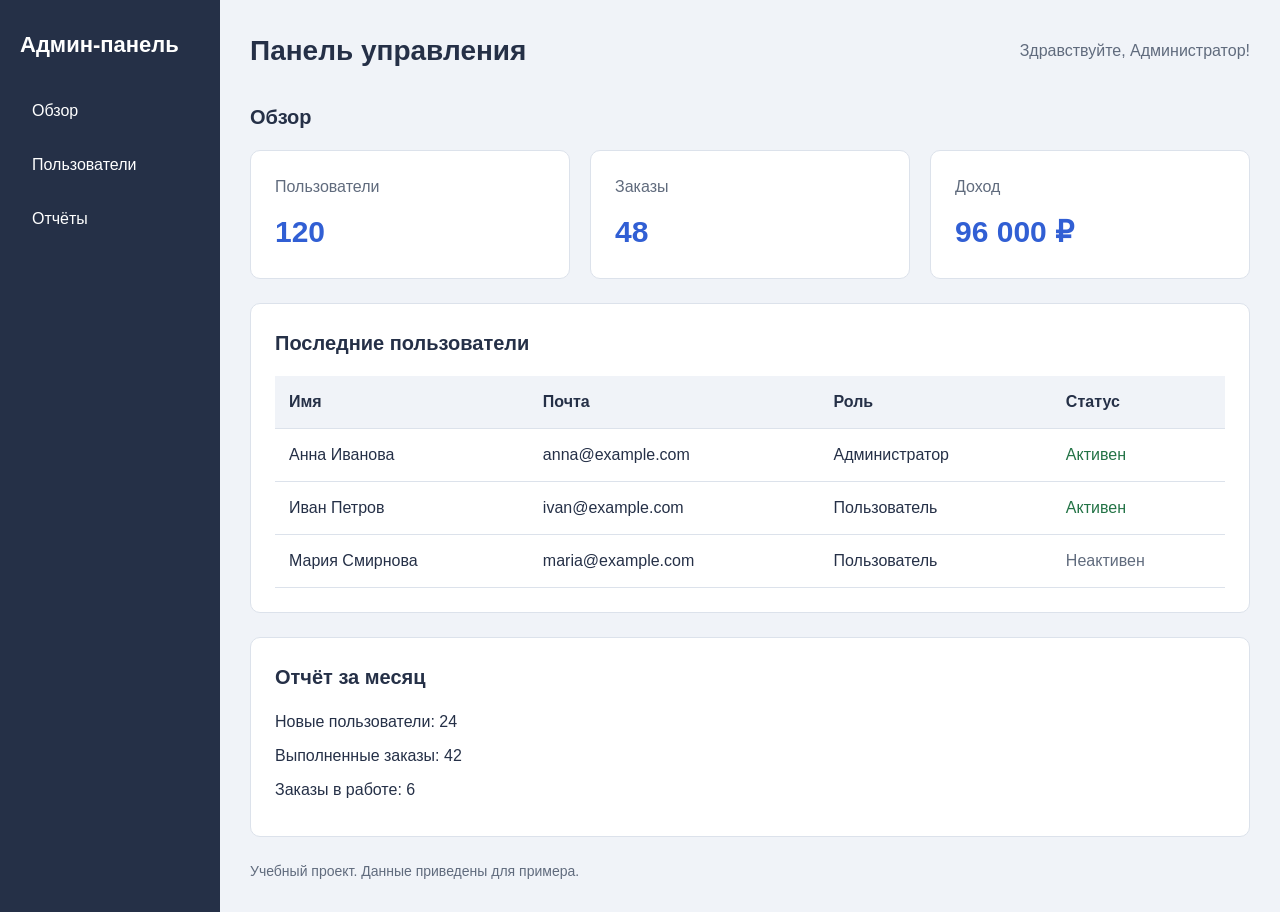
<file: admin-dashboard/index.html>
<!DOCTYPE html>
<html lang="ru">
<head>
    <meta charset="UTF-8">
    <meta name="viewport" content="width=device-width, initial-scale=1.0">
    <title>Панель управления</title>
    <link rel="stylesheet" href="style.css">
</head>
<body>
    <div class="dashboard">
        <div class="sidebar">
            <h2>Админ-панель</h2>
            <nav>
                <a href="#overview">Обзор</a>
                <a href="#users">Пользователи</a>
                <a href="#reports">Отчёты</a>
            </nav>
        </div>

        <main>
            <header>
                <h1>Панель управления</h1>
                <p>Здравствуйте, Администратор!</p>
            </header>

            <section id="overview">
                <h2>Обзор</h2>
                <div class="cards">
                    <div class="card">
                        <p>Пользователи</p>
                        <h3>120</h3>
                    </div>
                    <div class="card">
                        <p>Заказы</p>
                        <h3>48</h3>
                    </div>
                    <div class="card">
                        <p>Доход</p>
                        <h3>96 000 ₽</h3>
                    </div>
                </div>
            </section>

            <section class="panel" id="users">
                <h2>Последние пользователи</h2>
                <div class="table-wrapper">
                    <table>
                        <thead>
                            <tr>
                                <th scope="col">Имя</th>
                                <th scope="col">Почта</th>
                                <th scope="col">Роль</th>
                                <th scope="col">Статус</th>
                            </tr>
                        </thead>
                        <tbody>
                            <tr>
                                <td>Анна Иванова</td>
                                <td>anna@example.com</td>
                                <td>Администратор</td>
                                <td><span class="active">Активен</span></td>
                            </tr>
                            <tr>
                                <td>Иван Петров</td>
                                <td>ivan@example.com</td>
                                <td>Пользователь</td>
                                <td><span class="active">Активен</span></td>
                            </tr>
                            <tr>
                                <td>Мария Смирнова</td>
                                <td>maria@example.com</td>
                                <td>Пользователь</td>
                                <td><span class="inactive">Неактивен</span></td>
                            </tr>
                        </tbody>
                    </table>
                </div>
            </section>

            <section class="panel" id="reports">
                <h2>Отчёт за месяц</h2>
                <p>Новые пользователи: 24</p>
                <p>Выполненные заказы: 42</p>
                <p>Заказы в работе: 6</p>
            </section>

            <footer>Учебный проект. Данные приведены для примера.</footer>
        </main>
    </div>
</body>
</html>
</file>
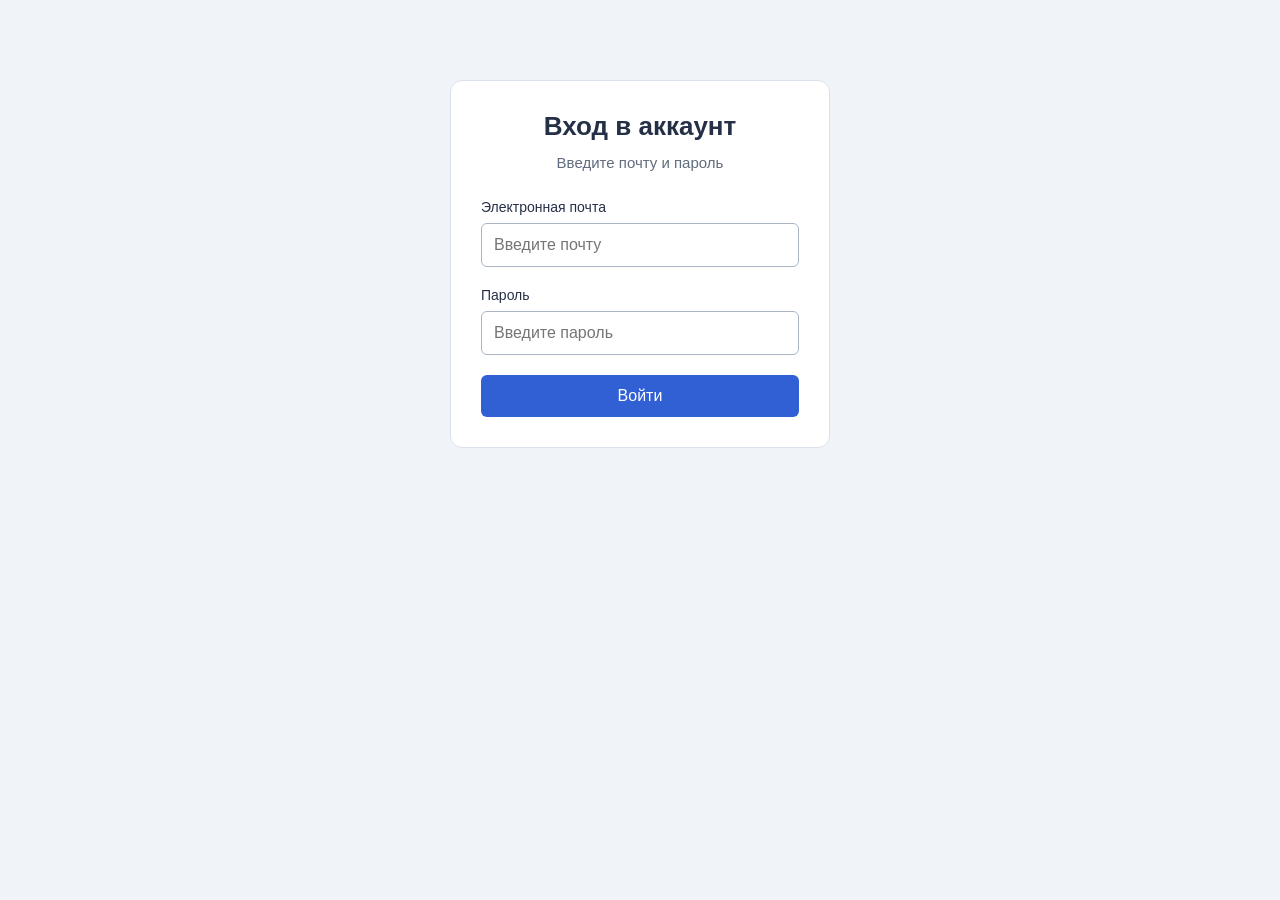
<file: auth-form/index.html>
<!DOCTYPE html>
<html lang="ru">
<head>
    <meta charset="UTF-8">
    <meta name="viewport" content="width=device-width, initial-scale=1.0">
    <title>Вход в аккаунт</title>
    <link rel="stylesheet" href="style.css">
</head>
<body>
    <div class="login">
        <h1>Вход в аккаунт</h1>
        <p>Введите почту и пароль</p>

        <form>
            <label for="email">Электронная почта</label>
            <input type="email" id="email" name="email" placeholder="Введите почту" autocomplete="username">

            <label for="password">Пароль</label>
            <input type="password" id="password" name="password" placeholder="Введите пароль" autocomplete="current-password">

            <button type="button">Войти</button>
        </form>
    </div>
</body>
</html>
</file>
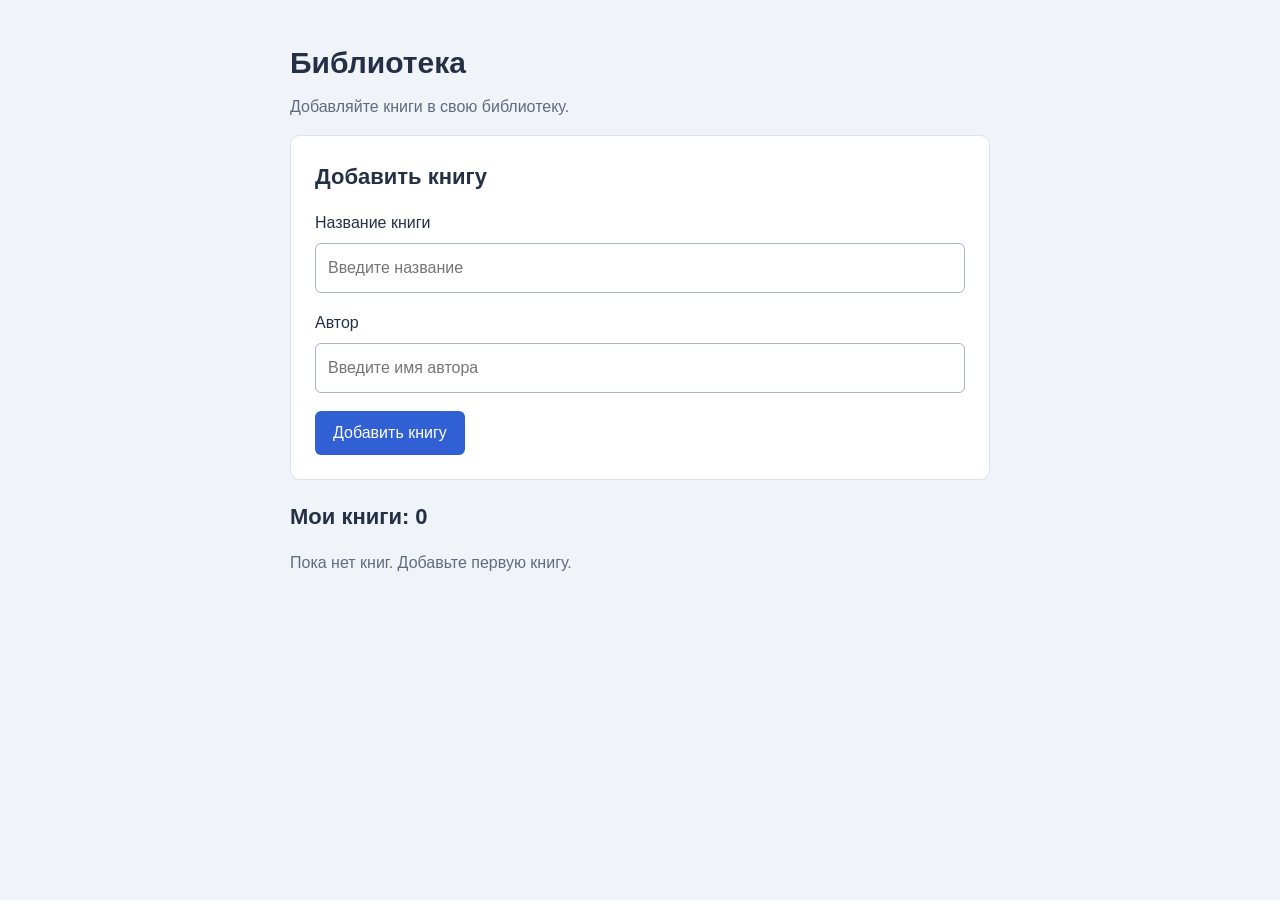
<file: library/index.html>
<!DOCTYPE html>
<html lang="ru">
<head>
    <meta charset="UTF-8">
    <meta name="viewport" content="width=device-width, initial-scale=1.0">
    <title>Библиотека</title>
    <link rel="stylesheet" href="style.css">
    <script src="script.js" defer></script>
</head>
<body>
    <main class="library">
        <h1>Библиотека</h1>
        <p class="description">Добавляйте книги в свою библиотеку.</p>

        <section class="panel">
            <h2>Добавить книгу</h2>
            <form id="book-form">
                <label for="title">Название книги</label>
                <input type="text" id="title" placeholder="Введите название" required>

                <label for="author">Автор</label>
                <input type="text" id="author" placeholder="Введите имя автора" required>

                <button type="submit">Добавить книгу</button>
            </form>
        </section>

        <p id="message" role="status"></p>

        <section>
            <h2>Мои книги: <span id="book-count">0</span></h2>
            <p id="empty-message">Пока нет книг. Добавьте первую книгу.</p>
            <div id="book-list"></div>
        </section>
    </main>
</body>
</html>
</file>
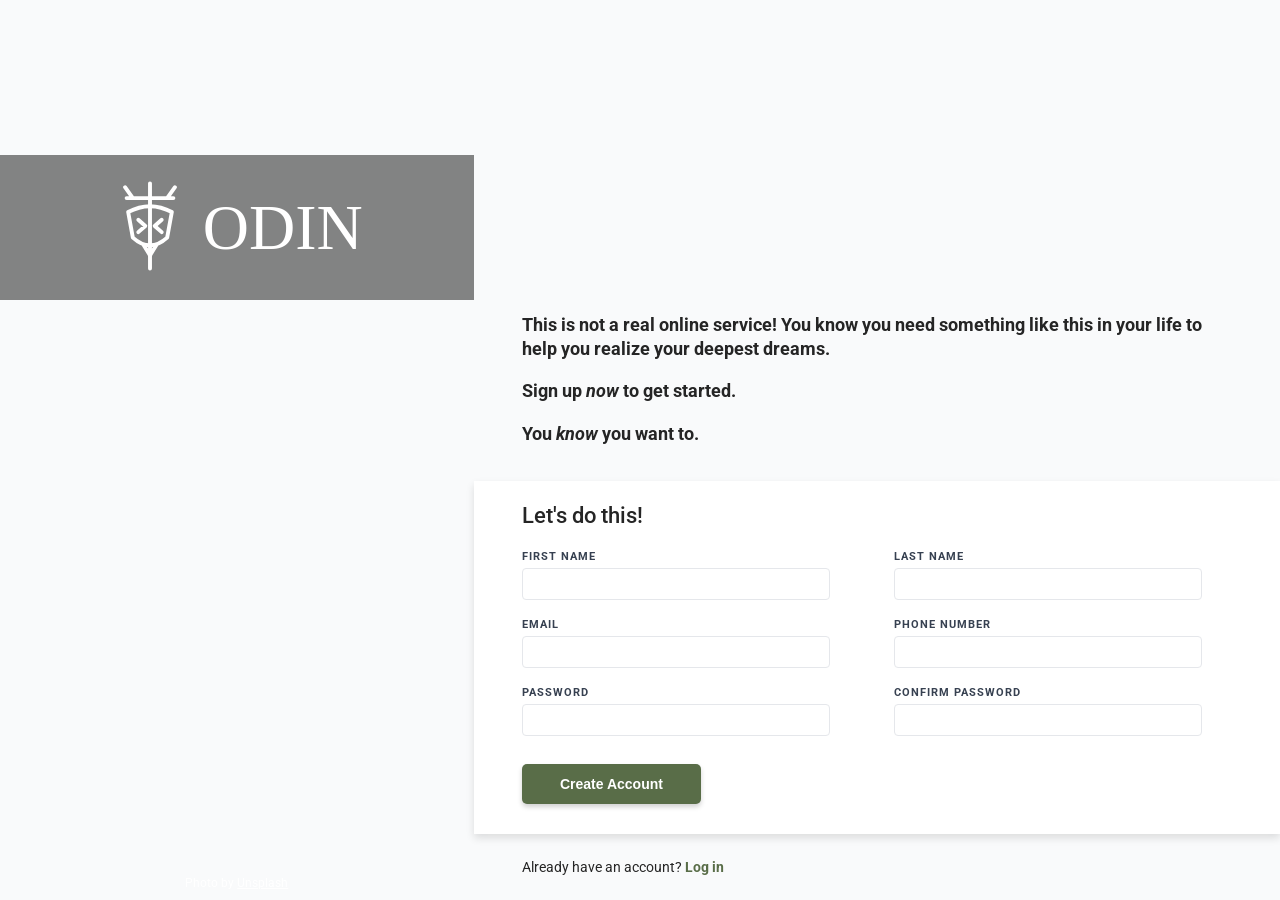
<file: sign-up-form/index.html>
<!DOCTYPE html>
<html lang="en">
<head>
    <meta charset="UTF-8">
    <meta name="viewport" content="width=device-width, initial-scale=1.0">
    <meta name="description" content="Sign up form project inspired by The Odin Project">
    <title>Sign-up Form | ODIN</title>
    <link rel="stylesheet" href="style.css">
</head>
<body>
    <div class="page">
        <aside class="sidebar" aria-label="Decorative photo panel">
            <div class="brand">
                <img src="odin-logo.svg" alt="" class="brand-logo">
                <span>ODIN</span>
            </div>
            <p class="photo-credit">
                Photo by <a href="https://unsplash.com/" target="_blank" rel="noreferrer">Unsplash</a>
            </p>
        </aside>

        <main class="main-content">
            <section class="intro">
                <div class="intro-copy">
                    <p>This is not a real online service! You know you need something
                    like this in your life to help you realize your deepest dreams.</p>
                    <p>Sign up <em>now</em> to get started.</p>
                    <p class="you-want">You <em>know</em> you want to.</p>
                </div>
            </section>

            <section class="form-card">
                <h1>Let's do this!</h1>
                <form action="#" method="get" id="signup-form">
                    <div class="fields">
                        <div class="field">
                            <label for="first-name">FIRST NAME</label>
                            <input type="text" id="first-name" name="first-name"
                                   autocomplete="given-name" required>
                        </div>
                        <div class="field">
                            <label for="last-name">LAST NAME</label>
                            <input type="text" id="last-name" name="last-name"
                                   autocomplete="family-name" required>
                        </div>
                        <div class="field">
                            <label for="email">EMAIL</label>
                            <input type="email" id="email" name="email"
                                   autocomplete="email" required>
                        </div>
                        <div class="field">
                            <label for="phone">PHONE NUMBER</label>
                            <input type="tel" id="phone" name="phone"
                                   autocomplete="tel">
                        </div>
                        <div class="field">
                            <label for="password">PASSWORD</label>
                            <input type="password" id="password" name="password"
                                   autocomplete="new-password" minlength="8" required>
                        </div>
                        <div class="field">
                            <label for="confirm-password">CONFIRM PASSWORD</label>
                            <input type="password" id="confirm-password"
                                   name="confirm-password" autocomplete="new-password"
                                   minlength="8" required>
                        </div>
                    </div>
                    <button type="submit">Create Account</button>
                </form>
            </section>

            <section class="login-prompt">
                <p>Already have an account? <a href="#">Log in</a></p>
            </section>
        </main>
    </div>
</body>
</html>
</file>
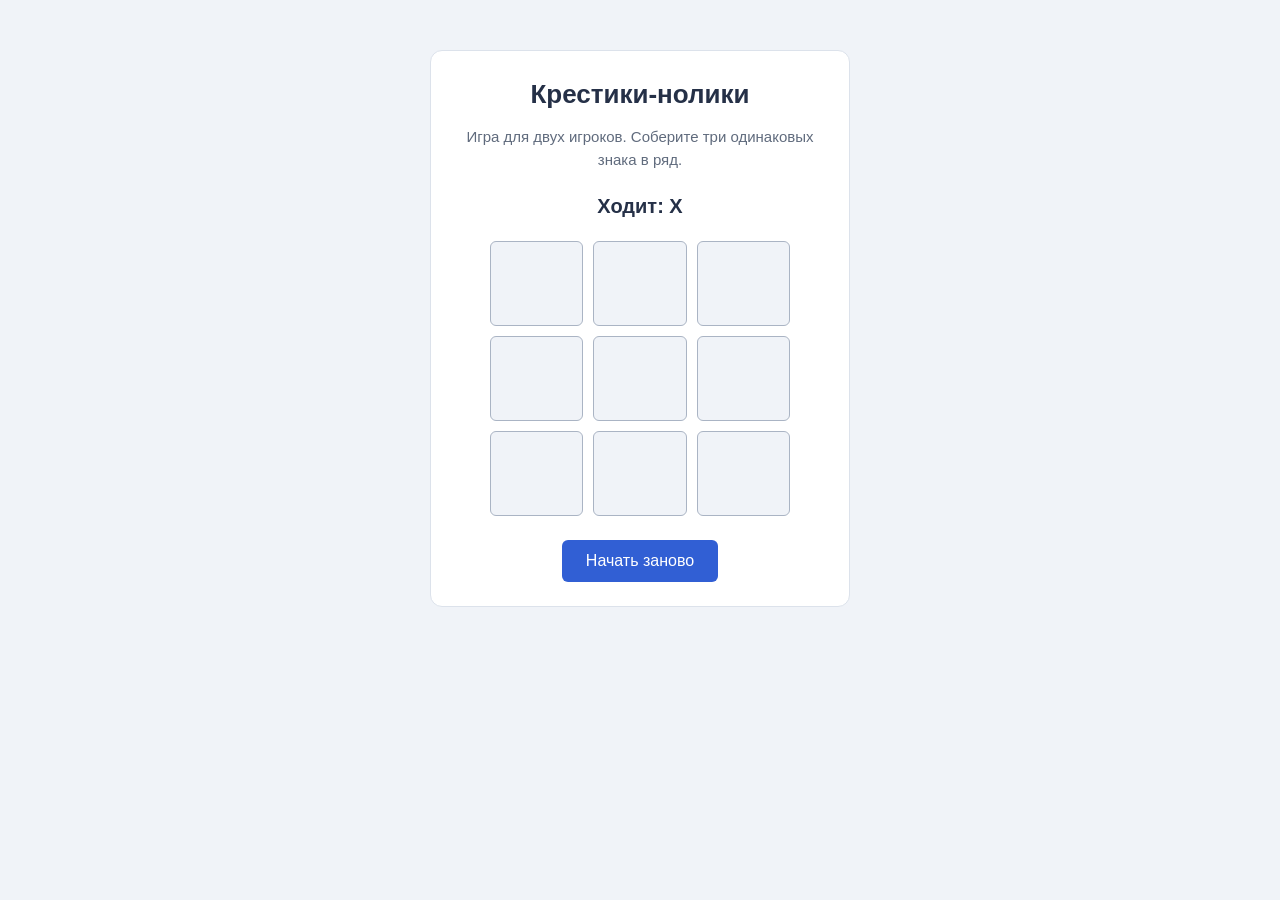
<file: tik-tak-toe/index.html>
<!DOCTYPE html>
<html lang="ru">
<head>
    <meta charset="UTF-8">
    <meta name="viewport" content="width=device-width, initial-scale=1.0">
    <title>Крестики-нолики</title>
    <link rel="stylesheet" href="style.css">
    <script src="script.js" defer></script>
</head>
<body>
    <main class="game">
        <h1>Крестики-нолики</h1>
        <p class="description">Игра для двух игроков. Соберите три одинаковых знака в ряд.</p>
        <p id="status" role="status">Ходит: X</p>

        <div class="board" role="group" aria-label="Игровое поле">
            <button class="cell" type="button" aria-label="Клетка 1: пусто"></button>
            <button class="cell" type="button" aria-label="Клетка 2: пусто"></button>
            <button class="cell" type="button" aria-label="Клетка 3: пусто"></button>
            <button class="cell" type="button" aria-label="Клетка 4: пусто"></button>
            <button class="cell" type="button" aria-label="Клетка 5: пусто"></button>
            <button class="cell" type="button" aria-label="Клетка 6: пусто"></button>
            <button class="cell" type="button" aria-label="Клетка 7: пусто"></button>
            <button class="cell" type="button" aria-label="Клетка 8: пусто"></button>
            <button class="cell" type="button" aria-label="Клетка 9: пусто"></button>
        </div>

        <button id="restart" type="button">Начать заново</button>
    </main>
</body>
</html>
</file>
<file: admin-dashboard/style.css>
* {
    box-sizing: border-box;
}

body {
    margin: 0;
    background-color: #f0f3f8;
    color: #253047;
    font-family: Arial, sans-serif;
    line-height: 1.5;
}

.dashboard {
    display: grid;
    grid-template-columns: 220px 1fr;
    min-height: 100vh;
}

.sidebar {
    padding: 28px 20px;
    background-color: #253047;
    color: #ffffff;
}

.sidebar h2 {
    margin-bottom: 28px;
    font-size: 22px;
}

nav {
    display: flex;
    flex-direction: column;
    gap: 10px;
}

nav a {
    padding: 10px 12px;
    color: #ffffff;
    border-radius: 6px;
    text-decoration: none;
}

nav a:hover,
nav a:focus-visible {
    background-color: #315fd4;
}

main {
    min-width: 0;
    padding: 30px;
}

header {
    display: flex;
    justify-content: space-between;
    align-items: center;
    flex-wrap: wrap;
    gap: 12px;
    margin-bottom: 30px;
}

h1 {
    margin: 0;
    font-size: 28px;
}

h2 {
    margin: 0 0 18px;
    font-size: 20px;
}

p {
    margin: 0 0 10px;
}

header p {
    margin: 0;
    color: #606b7d;
}

section {
    margin-bottom: 24px;
}

.cards {
    display: flex;
    flex-wrap: wrap;
    gap: 20px;
}

.card,
.panel {
    padding: 24px;
    background-color: #ffffff;
    border: 1px solid #dce2eb;
    border-radius: 10px;
}

.card {
    flex: 1;
    min-width: 180px;
}

.card p {
    color: #606b7d;
}

.card h3 {
    margin: 0;
    color: #315fd4;
    font-size: 30px;
}

.table-wrapper {
    overflow-x: auto;
}

table {
    width: 100%;
    border-collapse: collapse;
    text-align: left;
}

th,
td {
    padding: 14px;
    border-bottom: 1px solid #dce2eb;
}

th {
    background-color: #f0f3f8;
}

.active {
    color: #237346;
}

.inactive {
    color: #606b7d;
}

footer {
    color: #606b7d;
    font-size: 14px;
}

@media (max-width: 700px) {
    .dashboard {
        grid-template-columns: 1fr;
    }

    nav {
        flex-direction: row;
        flex-wrap: wrap;
    }

    main {
        padding: 20px;
    }
}
</file>
<file: auth-form/style.css>
* {
    box-sizing: border-box;
}

body {
    margin: 0;
    padding: 80px 20px;
    background-color: #f0f3f8;
    color: #253047;
    font-family: Arial, sans-serif;
}

.login {
    max-width: 380px;
    margin: 0 auto;
    padding: 30px;
    background-color: #ffffff;
    border: 1px solid #dce2eb;
    border-radius: 12px;
}

h1 {
    margin: 0 0 12px;
    font-size: 26px;
    text-align: center;
}

p {
    margin: 0 0 28px;
    color: #606b7d;
    font-size: 15px;
    text-align: center;
}

label {
    display: block;
    margin-bottom: 8px;
    font-size: 14px;
}

input {
    width: 100%;
    margin-bottom: 20px;
    padding: 12px;
    border: 1px solid #aab4c4;
    border-radius: 6px;
    font-family: Arial, sans-serif;
    font-size: 16px;
}

button {
    width: 100%;
    padding: 12px;
    background-color: #315fd4;
    color: #ffffff;
    border: none;
    border-radius: 6px;
    font-family: Arial, sans-serif;
    font-size: 16px;
    cursor: pointer;
}

button:hover {
    background-color: #244cae;
}
</file>
<file: library/style.css>
* {
    box-sizing: border-box;
}

body {
    margin: 0;
    padding: 40px 20px;
    background-color: #f0f3f8;
    color: #253047;
    font-family: Arial, sans-serif;
    line-height: 1.5;
}

.library {
    max-width: 700px;
    margin: 0 auto;
}

h1 {
    margin: 0 0 10px;
    font-size: 30px;
}

h2 {
    margin: 0 0 18px;
    font-size: 22px;
}

h3 {
    margin: 0 0 8px;
    font-size: 18px;
}

p {
    margin: 0 0 16px;
}

.description,
#empty-message {
    color: #606b7d;
}

.panel,
.book {
    margin-bottom: 20px;
    padding: 24px;
    background-color: #ffffff;
    border: 1px solid #dce2eb;
    border-radius: 10px;
}

label {
    display: block;
    margin-bottom: 8px;
}

input {
    width: 100%;
    margin-bottom: 18px;
    padding: 12px;
    border: 1px solid #aab4c4;
    border-radius: 6px;
    font: inherit;
}

button {
    padding: 10px 18px;
    background-color: #315fd4;
    color: #ffffff;
    border: none;
    border-radius: 6px;
    font: inherit;
    cursor: pointer;
}

button:hover {
    background-color: #244cae;
}

.book {
    overflow-wrap: anywhere;
}

.delete-button {
    background-color: #b63434;
}

.delete-button:hover {
    background-color: #932626;
}
</file>
<file: sign-up-form/style.css>
@import url('https://fonts.googleapis.com/css2?family=Roboto:wght@400;500;700&display=swap');

:root {
    --green: #596D48;
    --green-dark: #455638;
    --text: #252525;
    --border: #E5E7EB;
    --panel: #ffffff;
    --page: #f9fafb;
}

* {
    box-sizing: border-box;
}

html, body {
    min-height: 100%;
}

body {
    margin: 0;
    color: var(--text);
    background: var(--page);
    font-family: 'Roboto', Arial, sans-serif;
}

.page {
    display: flex;
    min-height: 100vh;
}

/* Left photo panel */
.sidebar {
    position: relative;
    display: flex;
    flex: 0 0 37%;
    justify-content: center;
    min-height: 100vh;
    background-image: url('https://images.unsplash.com/photo-1497250681960-ef046c08a56e?auto=format&fit=crop&w=1200&q=85');
    background-position: center;
    background-size: cover;
}

.brand {
    display: flex;
    align-items: center;
    justify-content: center;
    gap: 14px;
    width: 100%;
    height: 145px;
    margin-top: 155px;
    padding: 12px;
    background: rgb(0 0 0 / 48%);
    color: #fff;
    font-family: Georgia, serif;
    font-size: clamp(3rem, 5vw, 5rem);
}

.brand-logo {
    width: 78px;
    height: 105px;
    object-fit: contain;
}

.photo-credit {
    position: absolute;
    right: 12px;
    bottom: 10px;
    left: 12px;
    margin: 0;
    color: #fff;
    font-size: 12px;
    text-align: center;
}

.photo-credit a {
    color: inherit;
}

/* Right content */
.main-content {
    display: flex;
    flex: 1;
    flex-direction: column;
    min-width: 0;
}

.intro {
    display: flex;
    align-items: flex-end;
    flex: 1;
    min-height: 260px;
    padding: 55px 6% 35px;
    background: var(--page);
}

.intro-copy {
    max-width: 680px;
    font-size: 18px;
    font-weight: 700;
    line-height: 1.35;
}

.intro-copy p {
    margin: 0 0 18px;
}

.intro-copy .you-want {
    margin-bottom: 0;
}

.form-card {
    padding: 22px 6% 30px;
    background: var(--panel);
    box-shadow: 0 4px 8px rgb(0 0 0 / 12%);
}

.form-card h1 {
    margin: 0 0 22px;
    font-size: 22px;
    font-weight: 500;
}

.fields {
    display: grid;
    grid-template-columns: repeat(2, minmax(180px, 1fr));
    column-gap: clamp(24px, 5vw, 65px);
    row-gap: 18px;
    max-width: 680px;
}

.field {
    display: flex;
    flex-direction: column;
    min-width: 0;
}

.field label {
    margin-bottom: 5px;
    color: #374151;
    font-size: 11px;
    font-weight: 700;
    letter-spacing: 1px;
}

.field input {
    width: 100%;
    height: 32px;
    padding: 5px 9px;
    border: 1px solid var(--border);
    border-radius: 4px;
    background: #fff;
    font: inherit;
    font-size: 14px;
}

.field input:focus {
    border-color: #2563eb;
    outline: none;
    box-shadow: 2px 3px 5px rgb(0 0 0 / 15%);
}

.field input:user-invalid {
    border-color: #dc2626;
}

form button {
    margin-top: 28px;
    padding: 12px 38px;
    border: 0;
    border-radius: 5px;
    background: var(--green);
    color: #fff;
    font-size: 14px;
    font-weight: 700;
    cursor: pointer;
    box-shadow: 0 3px 5px rgb(0 0 0 / 18%);
}

form button:hover {
    background: var(--green-dark);
}

form button:focus-visible,
a:focus-visible {
    outline: 3px solid #2563eb;
    outline-offset: 3px;
}

.login-prompt {
    padding: 25px 6%;
    font-size: 14px;
}

.login-prompt p {
    margin: 0;
}

.login-prompt a {
    color: var(--green);
    font-weight: 700;
    text-decoration: none;
}

.login-prompt a:hover {
    text-decoration: underline;
}

/* Small screens */
@media (max-width: 760px) {
    .page {
        flex-direction: column;
    }

    .sidebar {
        flex-basis: auto;
        min-height: 260px;
    }

    .brand {
        height: 105px;
        margin-top: 65px;
        font-size: 3.5rem;
    }

    .brand-logo {
        width: 58px;
        height: 80px;
    }

    .intro {
        min-height: auto;
        padding: 35px 7% 25px;
    }

    .form-card {
        padding: 25px 7%;
    }

    .fields {
        grid-template-columns: 1fr;
        row-gap: 15px;
    }

    .login-prompt {
        padding: 22px 7%;
    }
}
</file>
<file: tik-tak-toe/style.css>
* {
    box-sizing: border-box;
}

body {
    margin: 0;
    padding: 50px 16px;
    background-color: #f0f3f8;
    color: #253047;
    font-family: Arial, sans-serif;
    line-height: 1.5;
}

.game {
    max-width: 420px;
    margin: 0 auto;
    padding: 24px;
    background-color: #ffffff;
    border: 1px solid #dce2eb;
    border-radius: 12px;
    text-align: center;
}

h1 {
    margin: 0 0 12px;
    font-size: 26px;
}

.description {
    margin: 0 0 20px;
    color: #606b7d;
    font-size: 15px;
}

#status {
    margin: 0 0 20px;
    font-size: 20px;
    font-weight: bold;
}

.board {
    display: grid;
    grid-template-columns: repeat(3, 1fr);
    gap: 10px;
    max-width: 300px;
    margin: 0 auto 24px;
}

button {
    font-family: Arial, sans-serif;
    cursor: pointer;
}

.cell {
    min-width: 0;
    height: 85px;
    padding: 0;
    background-color: #f0f3f8;
    color: #315fd4;
    border: 1px solid #aab4c4;
    border-radius: 6px;
    font-size: 38px;
    font-weight: bold;
}

.cell:hover:enabled {
    background-color: #e1e8f7;
}

.cell:disabled {
    cursor: default;
    opacity: 1;
}

.cell.winner {
    background-color: #e1f3e7;
    color: #237346;
    border-color: #237346;
}

#restart {
    padding: 12px 24px;
    background-color: #315fd4;
    color: #ffffff;
    border: none;
    border-radius: 6px;
    font-size: 16px;
}

#restart:hover {
    background-color: #244cae;
}

button:focus-visible {
    outline: 3px solid #253047;
    outline-offset: 3px;
}
</file>
